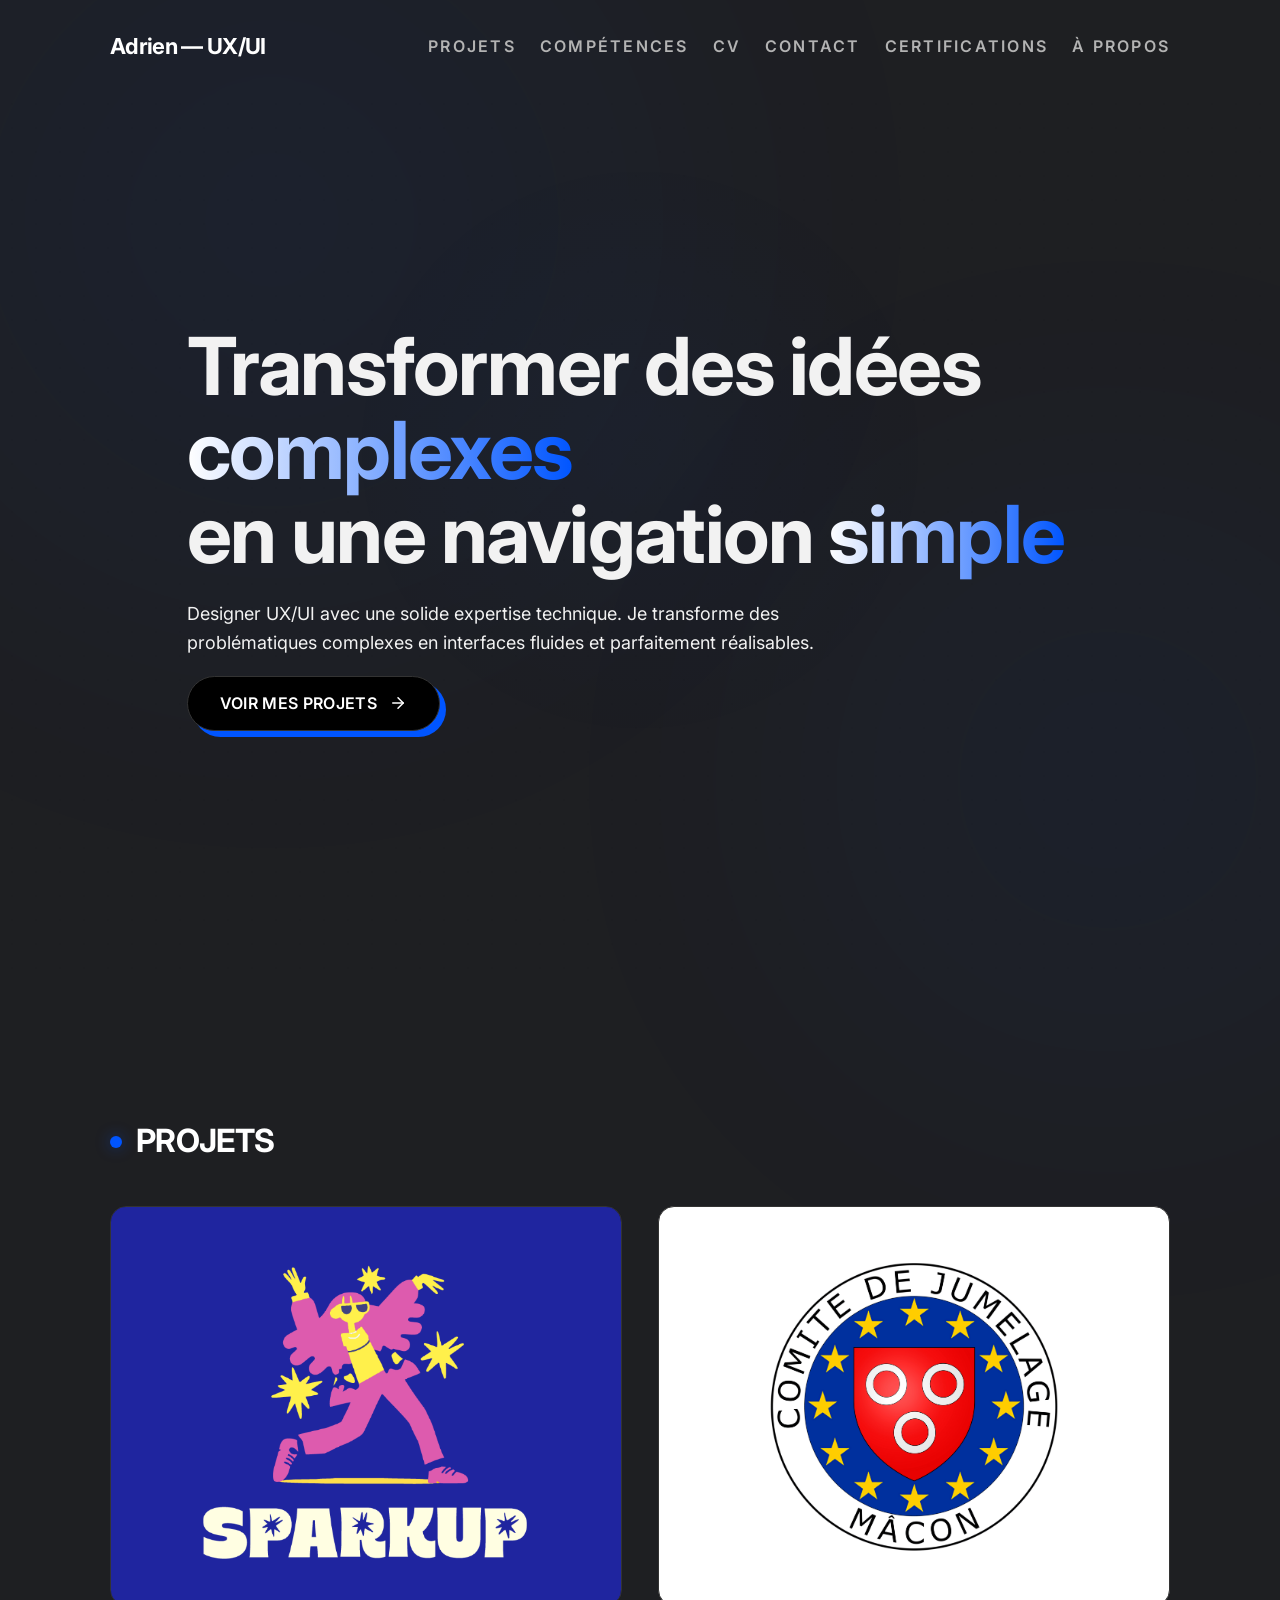
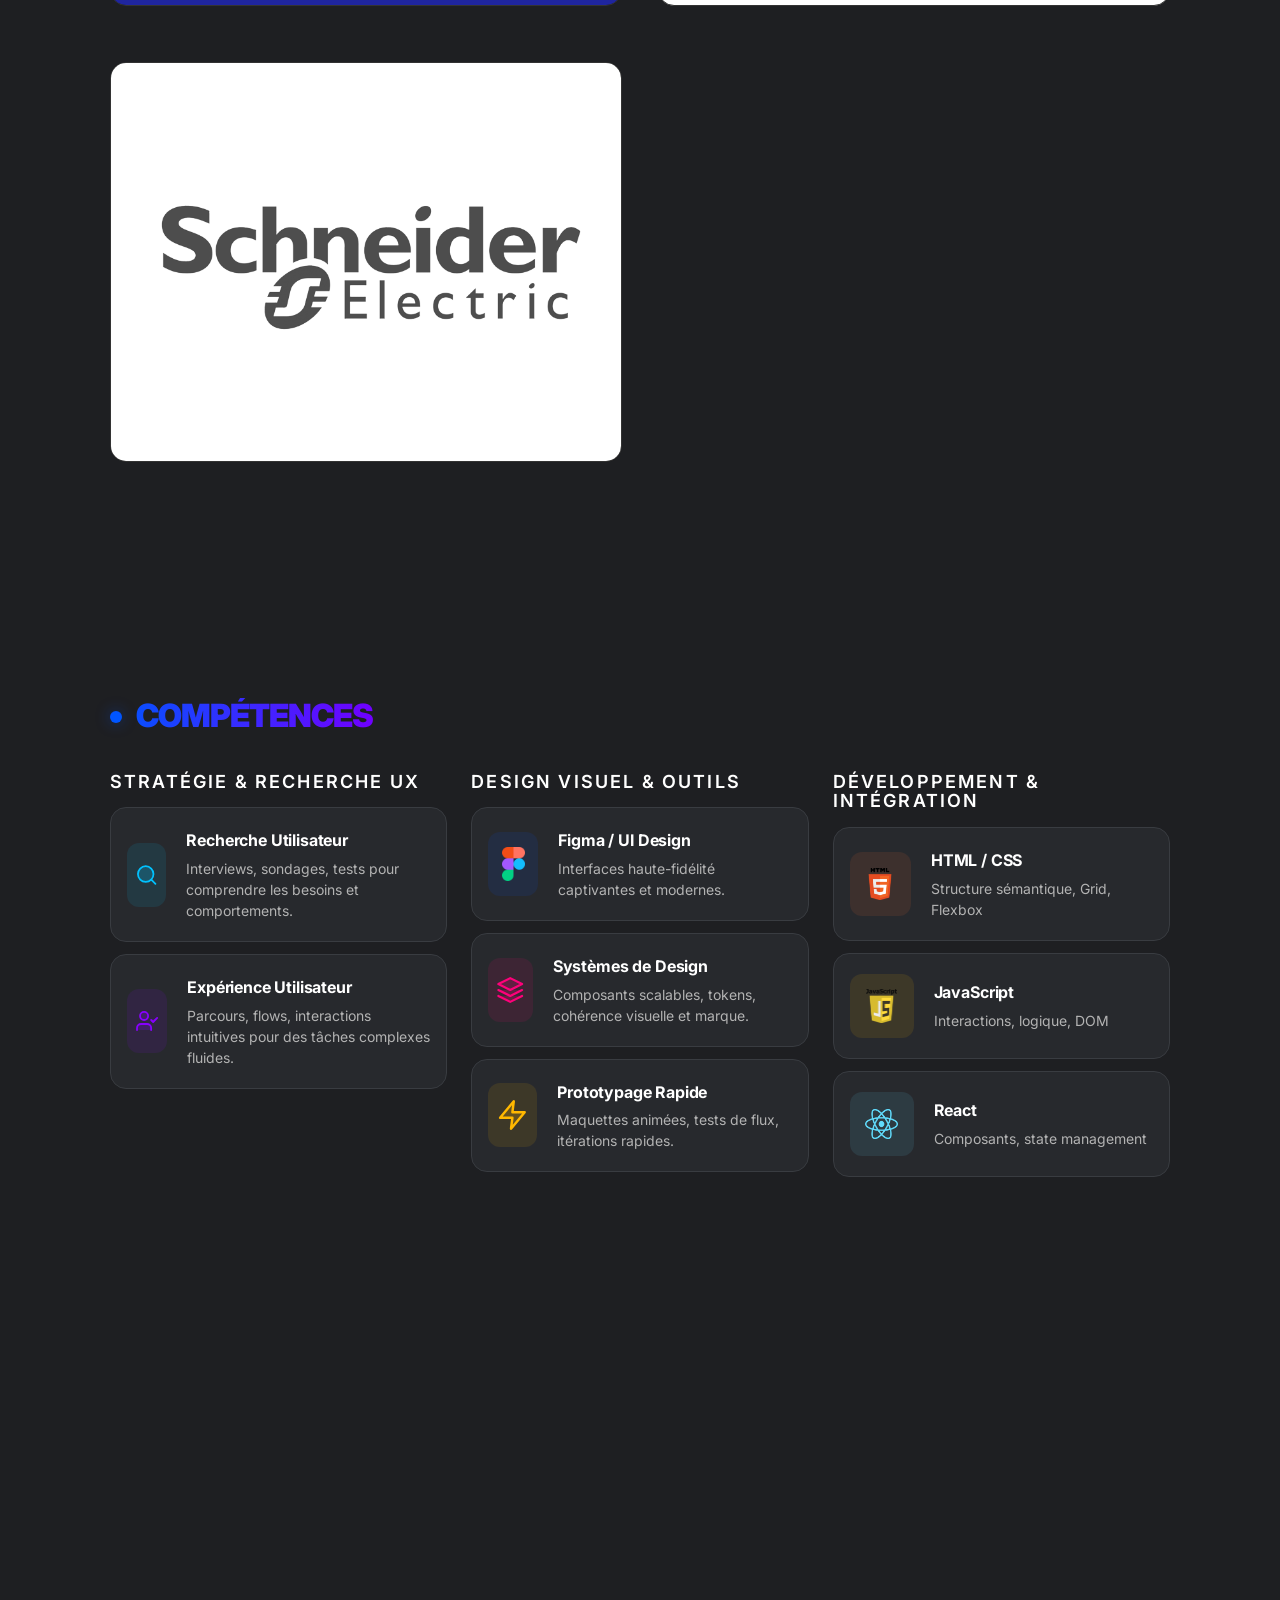
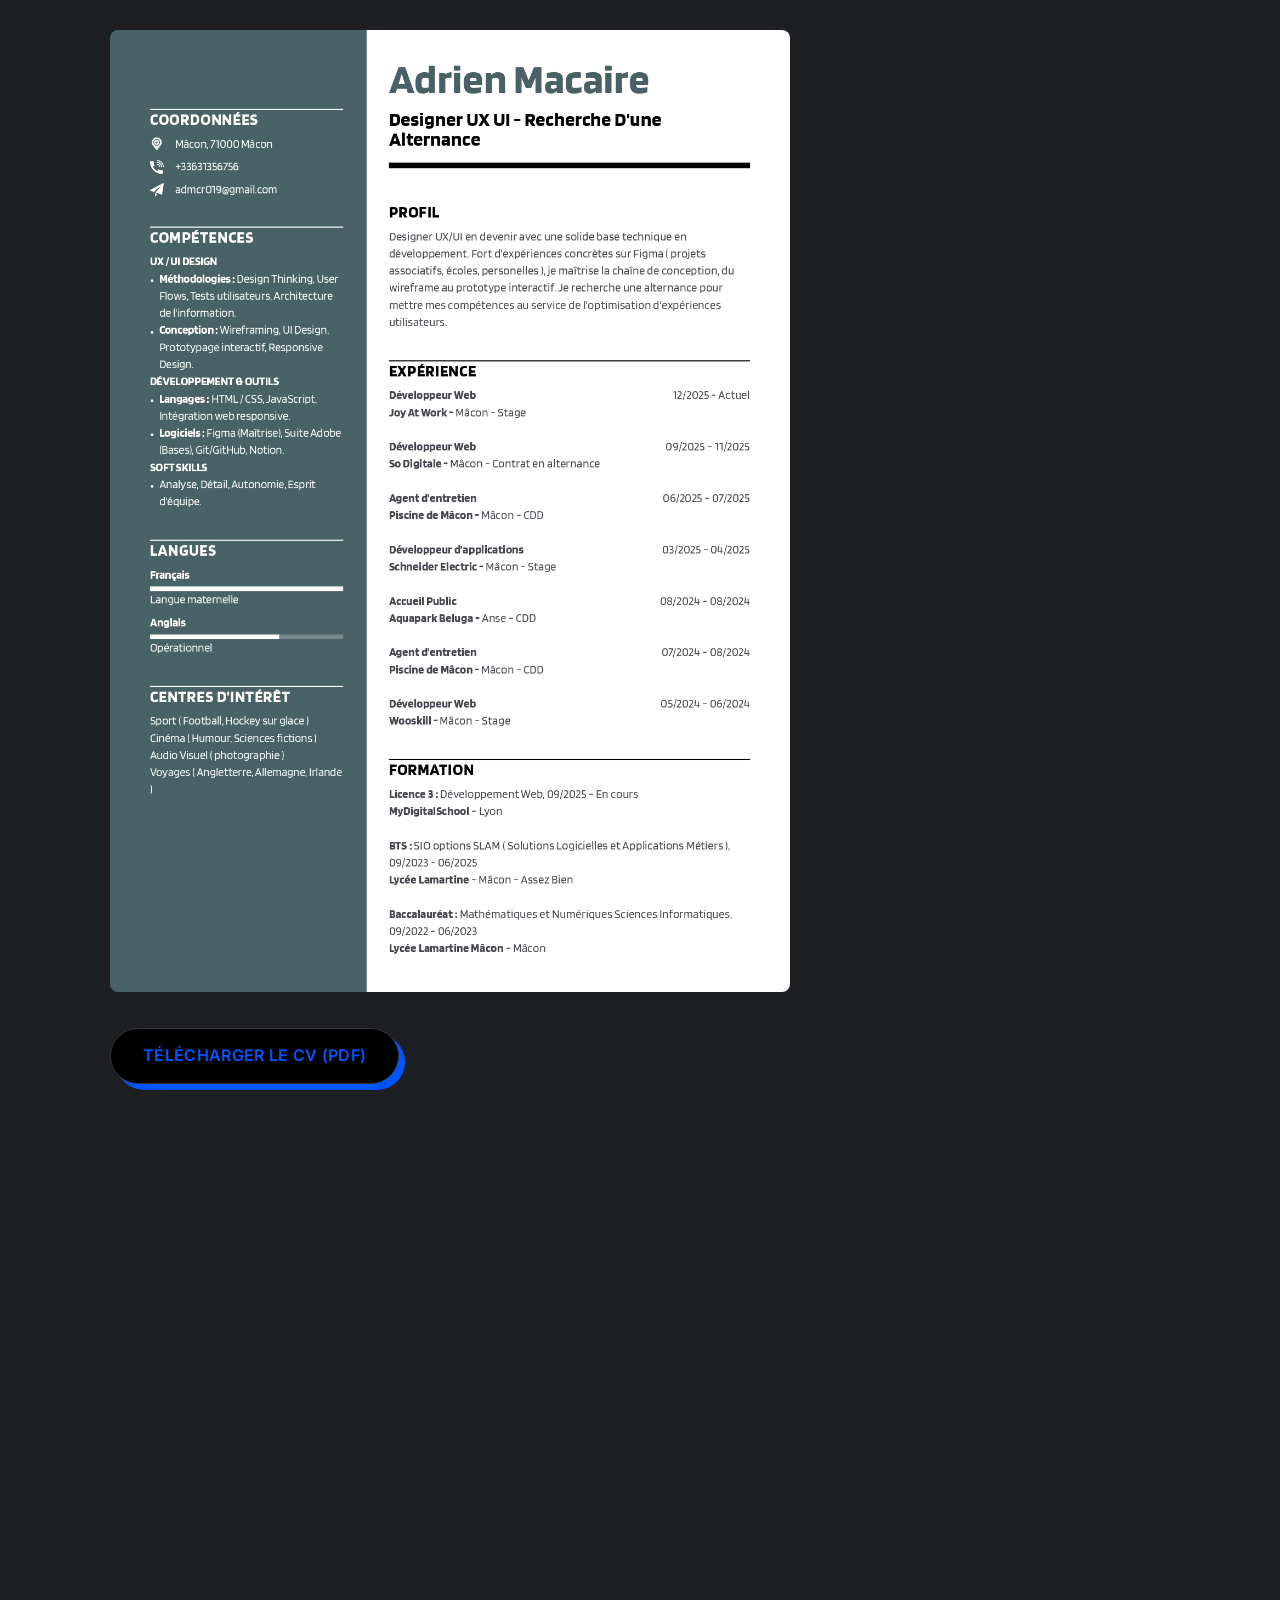
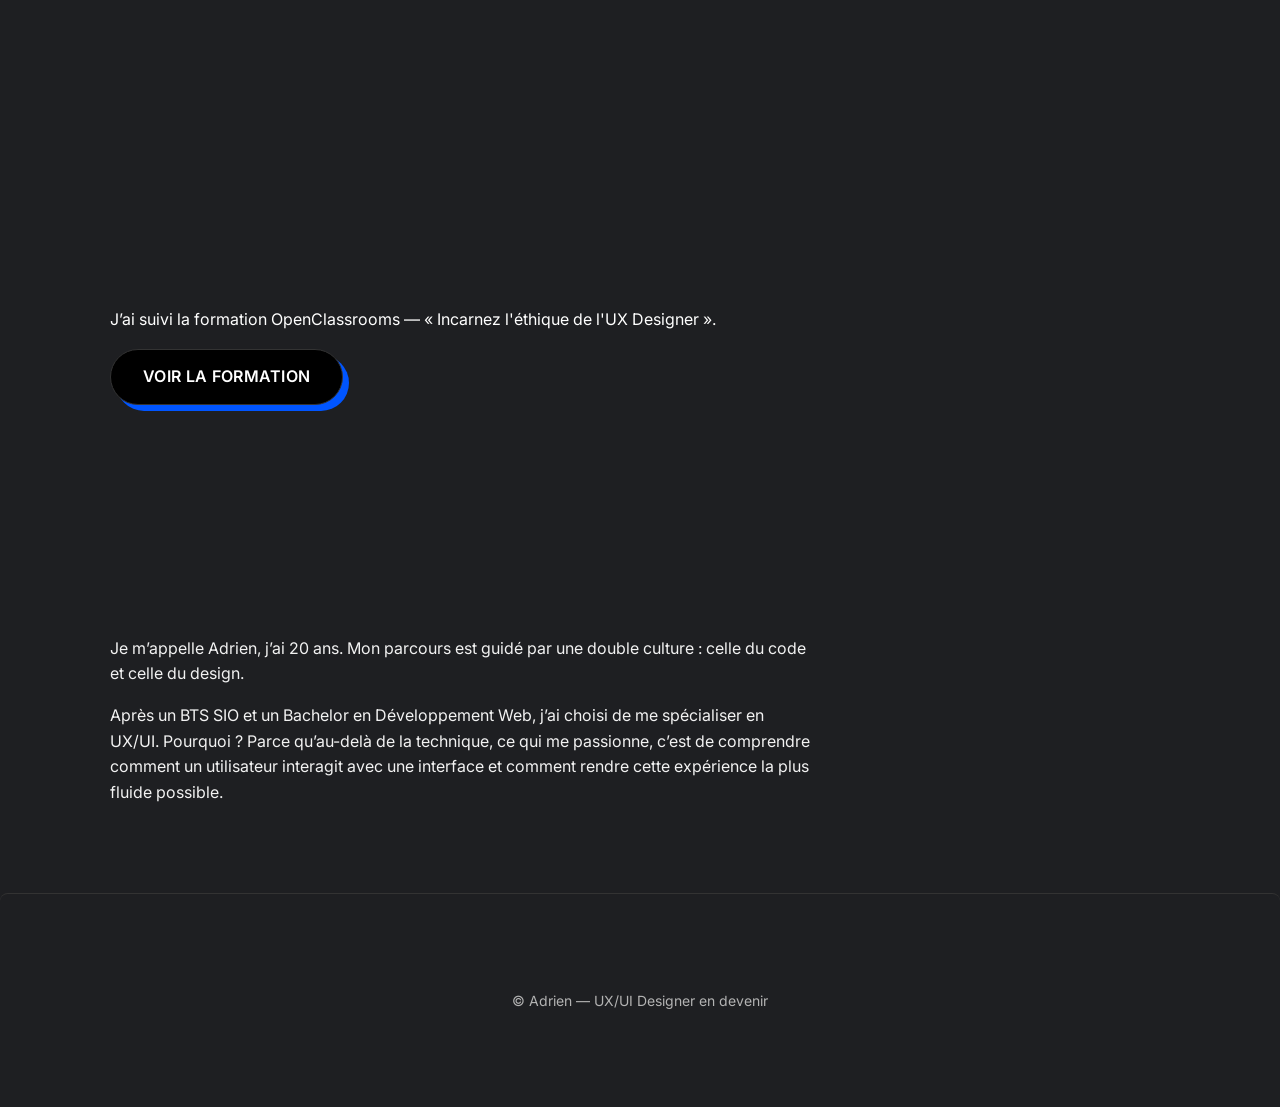
<file: index.html>
<!doctype html>
<html lang="fr">
<head>
  <meta charset="utf-8">
  <meta name="viewport" content="width=device-width,initial-scale=1">
  <title>Adrien Macaire</title>
  <link rel="icon" type="image/x-icon" href="Portfolio-A.ico">
  <meta name="description" content="Portfolio UX/UI orienté processus et réflexion utilisateur.">
  <link href="https://fonts.googleapis.com/css2?family=Inter:wght@300;400;500;600;700&family=Playfair+Display:wght@400;600;700;900&display=swap" rel="stylesheet">
  <link rel="stylesheet" href="styles.css">
</head>
<body>
  <div class="cursor-glow" id="cursorGlow"></div>
  <a id="top"></a>
  <header id="site-header" class="site-header">
    <div class="container header-grid">
      <a class="brand" href="#top">Adrien — UX/UI</a>
      <nav class="nav" id="main-nav">
        <a href="#projects">Projets</a>
        <a href="#skills">Compétences</a>
        <a href="#cv">CV</a>
        <a href="#contact">Contact</a>
        <a href="#certifications">Certifications</a>
        <a href="#about">À propos</a>
      </nav>
      <button id="menu-toggle" aria-label="Ouvrir le menu" aria-expanded="false">☰</button>
    </div>
  </header>

  <main>
    <section class="hero" id="hero">
      <div class="hero-glow circle-1"></div>
      <div class="hero-glow circle-2"></div>
      <div class="container">
        <div class="hero-inner">
          <h1 class="hero-title" aria-label="Transformer des idées complexes en une navigation simple">
            <span class="word-reveal" style="animation-delay: 50ms;">Transformer</span>
            <span class="word-reveal" style="animation-delay: 150ms;">des</span>
            <span class="word-reveal" style="animation-delay: 250ms;">idées</span>
            <span class="word-reveal" style="animation-delay: 350ms;"><span class="text-gradient">complexes</span></span>
            <br>
            <span class="word-reveal" style="animation-delay: 550ms;">en</span>
            <span class="word-reveal" style="animation-delay: 650ms;">une</span>
            <span class="word-reveal" style="animation-delay: 750ms;">navigation</span>
            <span class="word-reveal" style="animation-delay: 850ms;"><span class="text-gradient">simple</span></span>
          </h1>
          <p class="lead animate-up" style="animation-delay: 800ms;">Designer UX/UI avec une solide expertise technique. Je transforme des problématiques complexes en interfaces fluides et parfaitement réalisables.</p>
          <p class="animate-up" style="animation-delay: 1000ms;"><a class="btn-black" href="#projects">Voir mes projets <svg class="btn-arrow" width="18" height="18" viewBox="0 0 24 24" fill="none" stroke="currentColor" stroke-width="2" stroke-linecap="round" stroke-linejoin="round"><line x1="5" y1="12" x2="19" y2="12"></line><polyline points="12 5 19 12 12 19"></polyline></svg></a></p>
        </div>
      </div>
    </section>

    <section id="projects" class="projects-section">
      <div class="container">
        <h2>Projets</h2>
        <div class="projects-grid">
          <a href="spark-up.html" class="project-card" data-bg-color="linear-gradient(135deg, #FF8C00, #FFA500)">
            <img src="img/spark-up-logo.png" alt="Logo Spark Up" class="project-image" />
            <div class="project-overlay"></div>
          </a>
          <a href="comite-jumelage.html" class="project-card" data-bg-color="linear-gradient(135deg, #4682B4, #5F9EA0)">
            <img src="img/Logo CJM 2020.jpg" alt="Logo Comité de Jumelage" class="project-image" />
            <div class="project-overlay"></div>
          </a>
          <a href="schneider-electric.html" class="project-card" data-bg-color="linear-gradient(135deg, #4682B4, #5F9EA0)">
            <img src="img/Logo_schneider.png" alt="Logo Schneider Electric" class="project-image" />
            <div class="project-overlay"></div>
          </a>
        </div>
      </div>
    </section>

    <section id="skills" class="container skills">
      <h2>Compétences</h2>
      <div class="skills-poles">
        <div class="pole">
          <h3>Stratégie &amp; Recherche UX</h3>
          <div class="pole-grid">
            <div class="card skill-card icon-hover-card" style="--icon-color: #00C2FF; --bg-color: rgba(0, 194, 255, 0.1);">
              <div class="tech-icon ux-icon" style="background-color: var(--bg-color); color: var(--icon-color);">
                <svg xmlns="http://www.w3.org/2000/svg" viewBox="0 0 24 24" fill="currentColor" fill-opacity="0.2" stroke="currentColor" stroke-width="2" stroke-linecap="round" stroke-linejoin="round"><circle cx="11" cy="11" r="8"/><path d="m21 21-4.3-4.3"/></svg>
              </div>
              <div class="skill-content"><strong>Recherche Utilisateur</strong><p>Interviews, sondages, tests pour comprendre les besoins et comportements.</p></div>
            </div>
            <div class="card skill-card icon-hover-card" style="--icon-color: #8800FF; --bg-color: rgba(136, 0, 255, 0.1);">
              <div class="tech-icon ux-icon" style="background-color: var(--bg-color); color: var(--icon-color);">
                <svg xmlns="http://www.w3.org/2000/svg" viewBox="0 0 24 24" fill="currentColor" fill-opacity="0.2" stroke="currentColor" stroke-width="2" stroke-linecap="round" stroke-linejoin="round"><path d="M16 21v-2a4 4 0 0 0-4-4H6a4 4 0 0 0-4 4v2"/><circle cx="9" cy="7" r="4"/><polyline points="16 11 18 13 22 9"/></svg>
              </div>
              <div class="skill-content"><strong>Expérience Utilisateur</strong><p>Parcours, flows, interactions intuitives pour des tâches complexes fluides.</p></div>
            </div>
            <div class="card skill-card icon-hover-card" style="--icon-color: #00F0FF; --bg-color: rgba(0, 240, 255, 0.1);">
              <div class="tech-icon ux-icon" style="background-color: var(--bg-color); color: var(--icon-color);">
                <svg xmlns="http://www.w3.org/2000/svg" viewBox="0 0 24 24" fill="currentColor" fill-opacity="0.2" stroke="currentColor" stroke-width="2" stroke-linecap="round" stroke-linejoin="round"><path d="M15 14c.2-1 .7-1.7 1.5-2.5 1-.9 1.5-2.2 1.5-3.5A6 6 0 0 0 6 8c0 1.3.5 2.6 1.5 3.5.8.8 1.3 1.5 1.5 2.5"/><path d="M9 18h6"/><path d="M10 22h4"/></svg>
              </div>
              <div class="skill-content"><strong>Innovation &amp; Idéation</strong><p>Stratégie produit, repousser les limites avec des solutions créatives.</p></div>
            </div>
          </div>
        </div>

        <div class="pole">
          <h3>Design Visuel &amp; Outils</h3>
          <div class="pole-grid">
            <div class="card skill-card icon-hover-card" style="--icon-color: #0055FF; --bg-color: rgba(0, 85, 255, 0.1);">
              <div class="tech-icon ux-icon" style="background-color: var(--bg-color); color: var(--icon-color);">
                <img src="img/figma-logo.png" alt="Figma" />
              </div>
              <div class="skill-content"><strong>Figma / UI Design</strong><p>Interfaces haute-fidélité captivantes et modernes.</p></div>
            </div>
            <div class="card skill-card icon-hover-card" style="--icon-color: #FF007A; --bg-color: rgba(255, 0, 122, 0.1);">
              <div class="tech-icon ux-icon" style="background-color: var(--bg-color); color: var(--icon-color);">
                <svg xmlns="http://www.w3.org/2000/svg" viewBox="0 0 24 24" fill="currentColor" fill-opacity="0.2" stroke="currentColor" stroke-width="2" stroke-linecap="round" stroke-linejoin="round"><path d="m12 2 10 5-10 5L2 7l10-5Z"/><path d="m2 12 10 5 10-5"/><path d="m2 17 10 5 10-5"/></svg>
              </div>
              <div class="skill-content"><strong>Systèmes de Design</strong><p>Composants scalables, tokens, cohérence visuelle et marque.</p></div>
            </div>
            <div class="card skill-card icon-hover-card" style="--icon-color: #FFB800; --bg-color: rgba(255, 184, 0, 0.1);">
              <div class="tech-icon ux-icon" style="background-color: var(--bg-color); color: var(--icon-color);">
                <svg xmlns="http://www.w3.org/2000/svg" viewBox="0 0 24 24" fill="currentColor" fill-opacity="0.2" stroke="currentColor" stroke-width="2" stroke-linecap="round" stroke-linejoin="round"><polygon points="13 2 3 14 12 14 11 22 21 10 12 10 13 2"/></svg>
              </div>
              <div class="skill-content"><strong>Prototypage Rapide</strong><p>Maquettes animées, tests de flux, itérations rapides.</p></div>
            </div>
          </div>
        </div>

        <div class="pole">
          <h3>Développement &amp; Intégration</h3>
          <div class="pole-grid">
            <div class="card skill-card icon-hover-card" style="--icon-color: #FF6B35; --bg-color: rgba(255, 107, 53, 0.1);">
              <div class="tech-icon ux-icon" style="background-color: var(--bg-color); color: var(--icon-color);">
                <img src="img/HTML5_logo_and_wordmark.svg.png" alt="HTML5" />
              </div>
              <div class="skill-content"><strong>HTML / CSS</strong><p>Structure sémantique, Grid, Flexbox</p></div>
            </div>
            <div class="card skill-card icon-hover-card" style="--icon-color: #F7B801; --bg-color: rgba(247, 184, 1, 0.1);">
              <div class="tech-icon ux-icon" style="background-color: var(--bg-color); color: var(--icon-color);">
                <img src="img/Javascript_badge.svg.png" alt="JavaScript" />
              </div>
              <div class="skill-content"><strong>JavaScript</strong><p>Interactions, logique, DOM</p></div>
            </div>
            <div class="card skill-card icon-hover-card" style="--icon-color: #61DAFB; --bg-color: rgba(97, 218, 251, 0.1);">
              <div class="tech-icon ux-icon" style="background-color: var(--bg-color); color: var(--icon-color);">
                <img src="img/React-icon.svg.png" alt="React" />
              </div>
              <div class="skill-content"><strong>React</strong><p>Composants, state management</p></div>
            </div>
            <div class="card skill-card icon-hover-card" style="--icon-color: #FF2D20; --bg-color: rgba(255, 45, 32, 0.1);">
              <div class="tech-icon ux-icon" style="background-color: var(--bg-color); color: var(--icon-color);">
                <img src="img/Laravel.svg.png" alt="Laravel" />
              </div>
              <div class="skill-content"><strong>Laravel</strong><p>Backend, API, MVC</p></div>
            </div>
            <div class="card skill-card icon-hover-card" style="--icon-color: #999999; --bg-color: rgba(153, 153, 153, 0.1);">
              <div class="tech-icon ux-icon" style="background-color: var(--bg-color); color: var(--icon-color);">
                <img src="img/github-icone.png" alt="GitHub" />
              </div>
              <div class="skill-content"><strong>GitHub</strong><p>Versioning, collaboration</p></div>
            </div>
          </div>
        </div>
      </div>
    </section>

    <section id="cv" class="container cv-section">
      <h2>CV</h2>
      <img src="img/CV_Adrien_Macaire.jpg" alt="CV Adrien Macaire" class="cv-image" />
      <p style="margin-top:12px;"><a class="btn-black" href="doc/Macaire-Adrien-CV.pdf" download>Télécharger le CV (PDF)</a></p>
    </section>

    <section id="contact" class="container contact">
      <div class="contact-block">
        <h2>Travaillons ensemble</h2>
        <p class="contact-lead">Intéressé par une alternance en UX/UI ou un projet stimulant ? Parlons-en et voyons comment mes compétences peuvent enrichir votre équipe.</p>
        <div class="contact-actions">
          <a class="btn-inversion" href="mailto:admcr019@gmail.com">M'envoyer un email <polyline points="12 5 19 12 12 19"></polyline></svg></a>
        </div>
        <ul class="contact-socials">
          <li>
            <a href="tel:0631356756" title="Appeler">
              <span class="icon" aria-hidden="true"><svg viewBox="0 0 24 24" width="20" height="20" fill="none" stroke="currentColor" stroke-width="1.5" stroke-linecap="round" stroke-linejoin="round" focusable="false" aria-hidden="true"><path d="M22 16.92v3a2 2 0 0 1-2.18 2 19.86 19.86 0 0 1-8.63-3.07 19.5 19.5 0 0 1-6-6A19.86 19.86 0 0 1 3.08 4.18 2 2 0 0 1 5 2h3a2 2 0 0 1 2 1.72c.12.9.36 1.76.72 2.56a2 2 0 0 1-.45 2.11L9.7 9.7a16 16 0 0 0 6 6l1.3-1.3a2 2 0 0 1 2.11-.45c.8.36 1.66.6 2.56.72A2 2 0 0 1 22 16.92z"/></svg></span>
            </a>
          </li>
          <li>
            <a href="https://www.linkedin.com/in/adrien-macaire-568b0b28b/" title="LinkedIn">
              <span class="icon" aria-hidden="true"><svg viewBox="0 0 24 24" width="20" height="20" fill="none" stroke="currentColor" stroke-width="1.5" stroke-linecap="round" stroke-linejoin="round" focusable="false" aria-hidden="true"><path d="M16 8a6 6 0 0 1 6 6v7h-4v-7a2 2 0 0 0-2-2 2 2 0 0 0-2 2v7h-4v-14h4v2" /><rect x="2" y="8" width="4" height="12" /><circle cx="4" cy="4" r="2" /></svg></span>
            </a>
          </li>
        </ul>
      </div>
    </section>

    <section id="certifications" class="container certifications">
      <h2>Certifications</h2>
      <p>J’ai suivi la formation OpenClassrooms — « Incarnez l'éthique de l'UX Designer ».</p>
      <p><a class="btn-black" href="https://openclassrooms.com/fr/courses/3013856-decouvrez-les-fondamentaux-de-l-ux-design/8774436-incarnez-l-ethique-de-l-ux-designer" target="_blank" rel="noopener">Voir la formation</a></p>
    </section>

    <section id="about" class="container about">
      <h2>À propos</h2>
      <p>Je m’appelle Adrien, j’ai 20 ans. Mon parcours est guidé par une double culture : celle du code et celle du design.</p>
      <p>Après un BTS SIO et un Bachelor en Développement Web, j’ai choisi de me spécialiser en UX/UI. Pourquoi ? Parce qu’au-delà de la technique, ce qui me passionne, c’est de comprendre comment un utilisateur interagit avec une interface et comment rendre cette expérience la plus fluide possible.</p>
    </section>

  </main>

  <footer class="site-footer">
    <div class="container">© Adrien — UX/UI Designer en devenir</div>
  </footer>

  <button id="back-to-top" class="back-to-top" aria-label="Remonter en haut">
    <svg width="20" height="20" viewBox="0 0 24 24" fill="none" stroke="currentColor" stroke-width="2" stroke-linecap="round" stroke-linejoin="round" aria-hidden="true">
      <polyline points="18 15 12 9 6 15"></polyline>
    </svg>
  </button>

  <!-- Scroll progress indicator (controlled by JS during back-to-top) -->
  <div id="scroll-progress" aria-hidden="true"></div>

  <script src="scripts.js"></script>
</body>
</html>
</file>
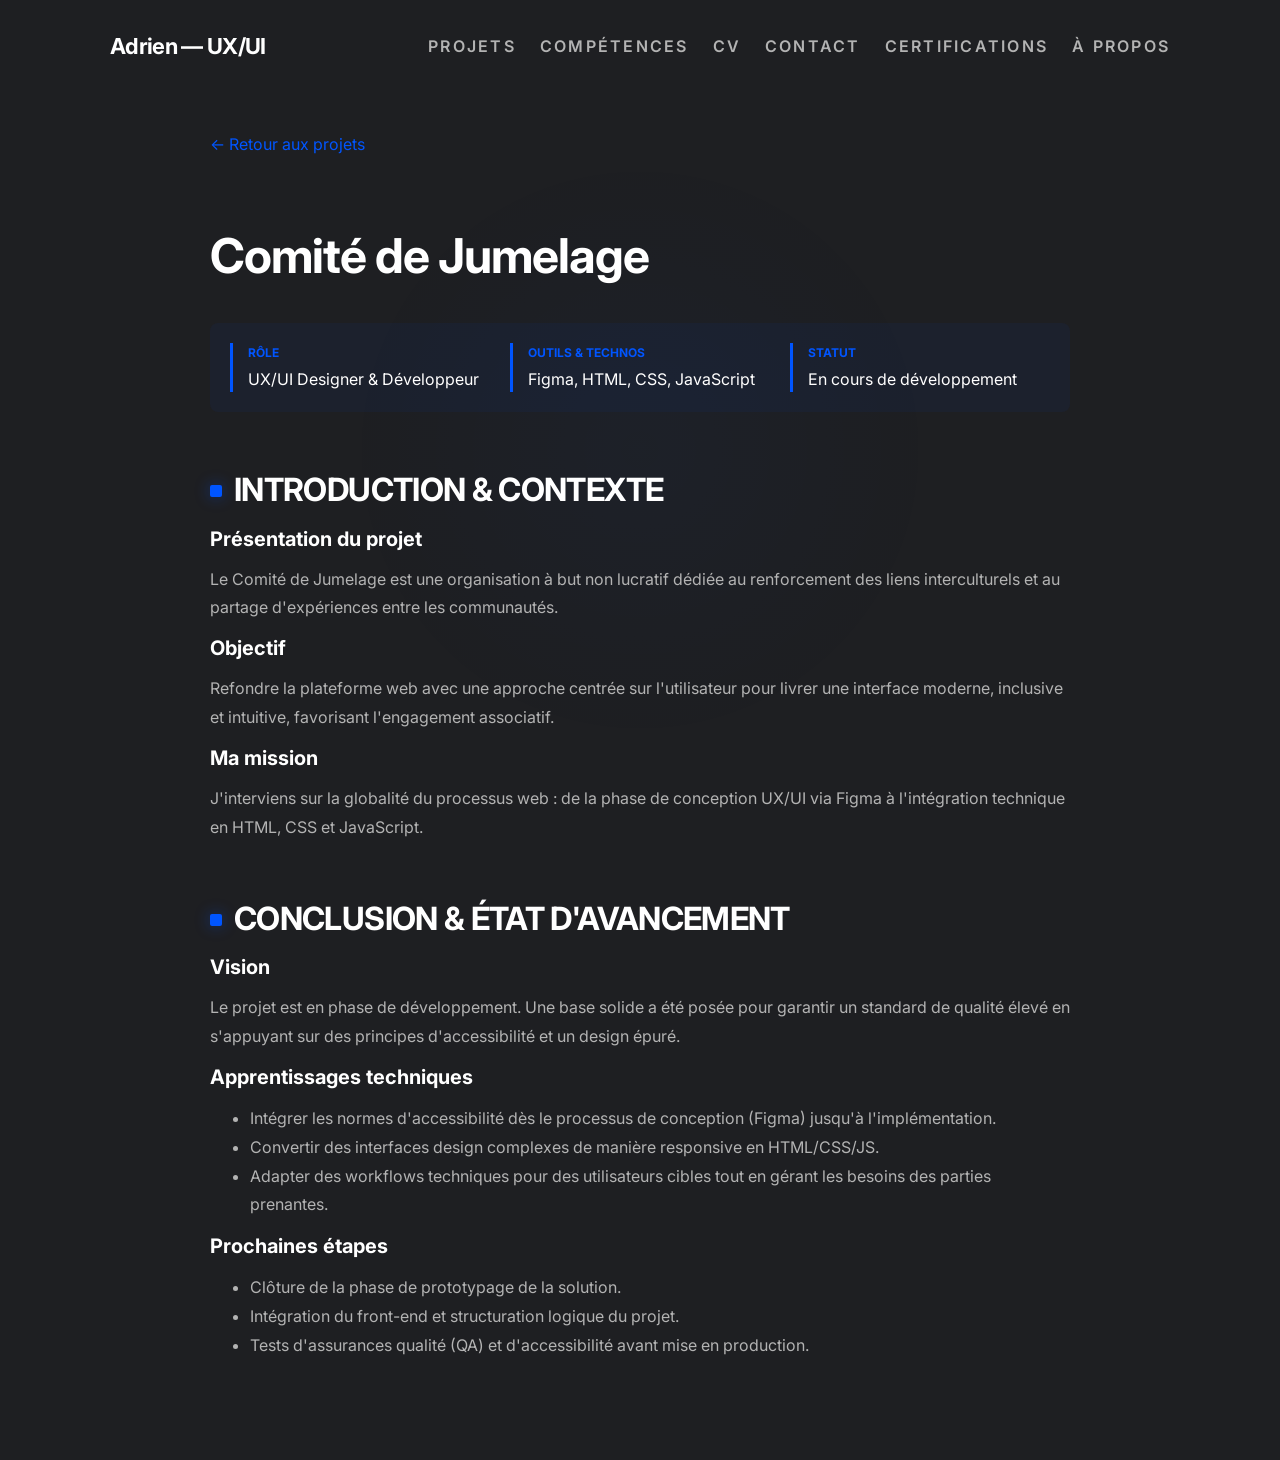
<file: comite-jumelage.html>
<!doctype html>
<html lang="fr">
<head>
  <meta charset="utf-8">
  <meta name="viewport" content="width=device-width,initial-scale=1">
  <title>Comité de Jumelage - Adrien Macaire</title>
  <link rel="icon" type="image/x-icon" href="Portfolio-A.ico">
  <meta name="description" content="Case study du projet Comité de Jumelage - Refonte UX/UI">
  <link href="https://fonts.googleapis.com/css2?family=Inter:wght@300;400;500;600;700&family=Playfair+Display:wght@400;600;700;900&display=swap" rel="stylesheet">
  <link rel="stylesheet" href="styles.css">
  <style>
    .case-study {
      max-width: 900px;
      margin: 0 auto;
      padding: 40px 20px;
    }
    .case-study h1 {
      font-family: 'Inter', sans-serif;
      font-size: 48px;
      margin-bottom: 20px;
      color: #FFFFFF;
      font-weight: 700;
      letter-spacing: -1px;
    }
    .case-study .project-meta {
      display: grid;
      grid-template-columns: repeat(auto-fit, minmax(200px, 1fr));
      gap: 20px;
      margin: 40px 0;
      padding: 20px;
      background: rgba(0, 85, 255, 0.05);
      border-radius: 8px;
    }
    .case-study .meta-item {
      border-left: 3px solid #0055FF;
      padding-left: 15px;
    }
    .case-study .meta-item strong {
      display: block;
      color: #0055FF;
      font-size: 12px;
      text-transform: uppercase;
      margin-bottom: 5px;
    }
    .case-study section {
      margin: 60px 0;
    }
    .case-study section h2 {
      font-size: 32px;
      margin-bottom: 20px;
      position: relative;
      display: inline-block;
    }
    .case-study section h2::before {
      content: "";
      display: inline-block;
      width: 12px;
      height: 12px;
      background: #0055FF;
      border-radius: 2px;
      margin-right: 12px;
    }
    .case-study p {
      line-height: 1.8;
      margin: 15px 0;
      color: #b3b3b3;
    }
    .back-link {
      display: inline-flex;
      align-items: center;
      color: #0055FF;
      text-decoration: none;
      margin-bottom: 40px;
      transition: gap 0.3s ease;
      gap: 8px;
    }
    .back-link:hover {
      gap: 12px;
    }
  </style>
</head>
<body>
  <div class="cursor-glow" id="cursorGlow"></div>
  <a id="top"></a>
  
  <header id="site-header" class="site-header">
    <div class="container header-grid">
      <a class="brand" href="index.html#top">Adrien — UX/UI</a>
      <nav class="nav" id="main-nav">
        <a href="index.html#projects">Projets</a>
        <a href="index.html#skills">Compétences</a>
        <a href="index.html#cv">CV</a>
        <a href="index.html#contact">Contact</a>
        <a href="index.html#certifications">Certifications</a>
        <a href="index.html#about">À propos</a>
      </nav>
      <button id="menu-toggle" aria-label="Ouvrir le menu" aria-expanded="false">☰</button>
    </div>
  </header>

  <main>
    <div class="case-study">
      <a href="index.html#projects" class="back-link">← Retour aux projets</a>
      
      <h1>Comité de Jumelage</h1>
      
      <div class="project-meta">
        <div class="meta-item">
          <strong>Rôle</strong>
          <span>UX/UI Designer & Développeur</span>
        </div>
        <div class="meta-item">
          <strong>Outils & Technos</strong>
          <span>Figma, HTML, CSS, JavaScript</span>
        </div>
        <div class="meta-item">
          <strong>Statut</strong>
          <span>En cours de développement</span>
        </div>
      </div>
      
      <section>
        <h2>Introduction & Contexte</h2>
        <h3>Présentation du projet</h3>
        <p>Le Comité de Jumelage est une organisation à but non lucratif dédiée au renforcement des liens interculturels et au partage d'expériences entre les communautés.</p>
        <h3>Objectif</h3>
        <p>Refondre la plateforme web avec une approche centrée sur l'utilisateur pour livrer une interface moderne, inclusive et intuitive, favorisant l'engagement associatif.</p>
        <h3>Ma mission</h3>
        <p>J'interviens sur la globalité du processus web : de la phase de conception UX/UI via Figma à l'intégration technique en HTML, CSS et JavaScript.</p>
      </section>

      <section>
        <h2>Conclusion & État d'avancement</h2>
        <h3>Vision</h3>
        <p>Le projet est en phase de développement. Une base solide a été posée pour garantir un standard de qualité élevé en s'appuyant sur des principes d'accessibilité et un design épuré.</p>
        <h3>Apprentissages techniques</h3>
        <ul style="color: #b3b3b3; line-height: 1.8;">
          <li>Intégrer les normes d'accessibilité dès le processus de conception (Figma) jusqu'à l'implémentation.</li>
          <li>Convertir des interfaces design complexes de manière responsive en HTML/CSS/JS.</li>
          <li>Adapter des workflows techniques pour des utilisateurs cibles tout en gérant les besoins des parties prenantes.</li>
        </ul>
        <h3>Prochaines étapes</h3>
        <ul style="color: #b3b3b3; line-height: 1.8;">
          <li>Clôture de la phase de prototypage de la solution.</li>
          <li>Intégration du front-end et structuration logique du projet.</li>
          <li>Tests d'assurances qualité (QA) et d'accessibilité avant mise en production.</li>
        </ul>
      </section>
    </div>
  </main>

  <script src="scripts.js"></script>
</body>
</html>
</file>
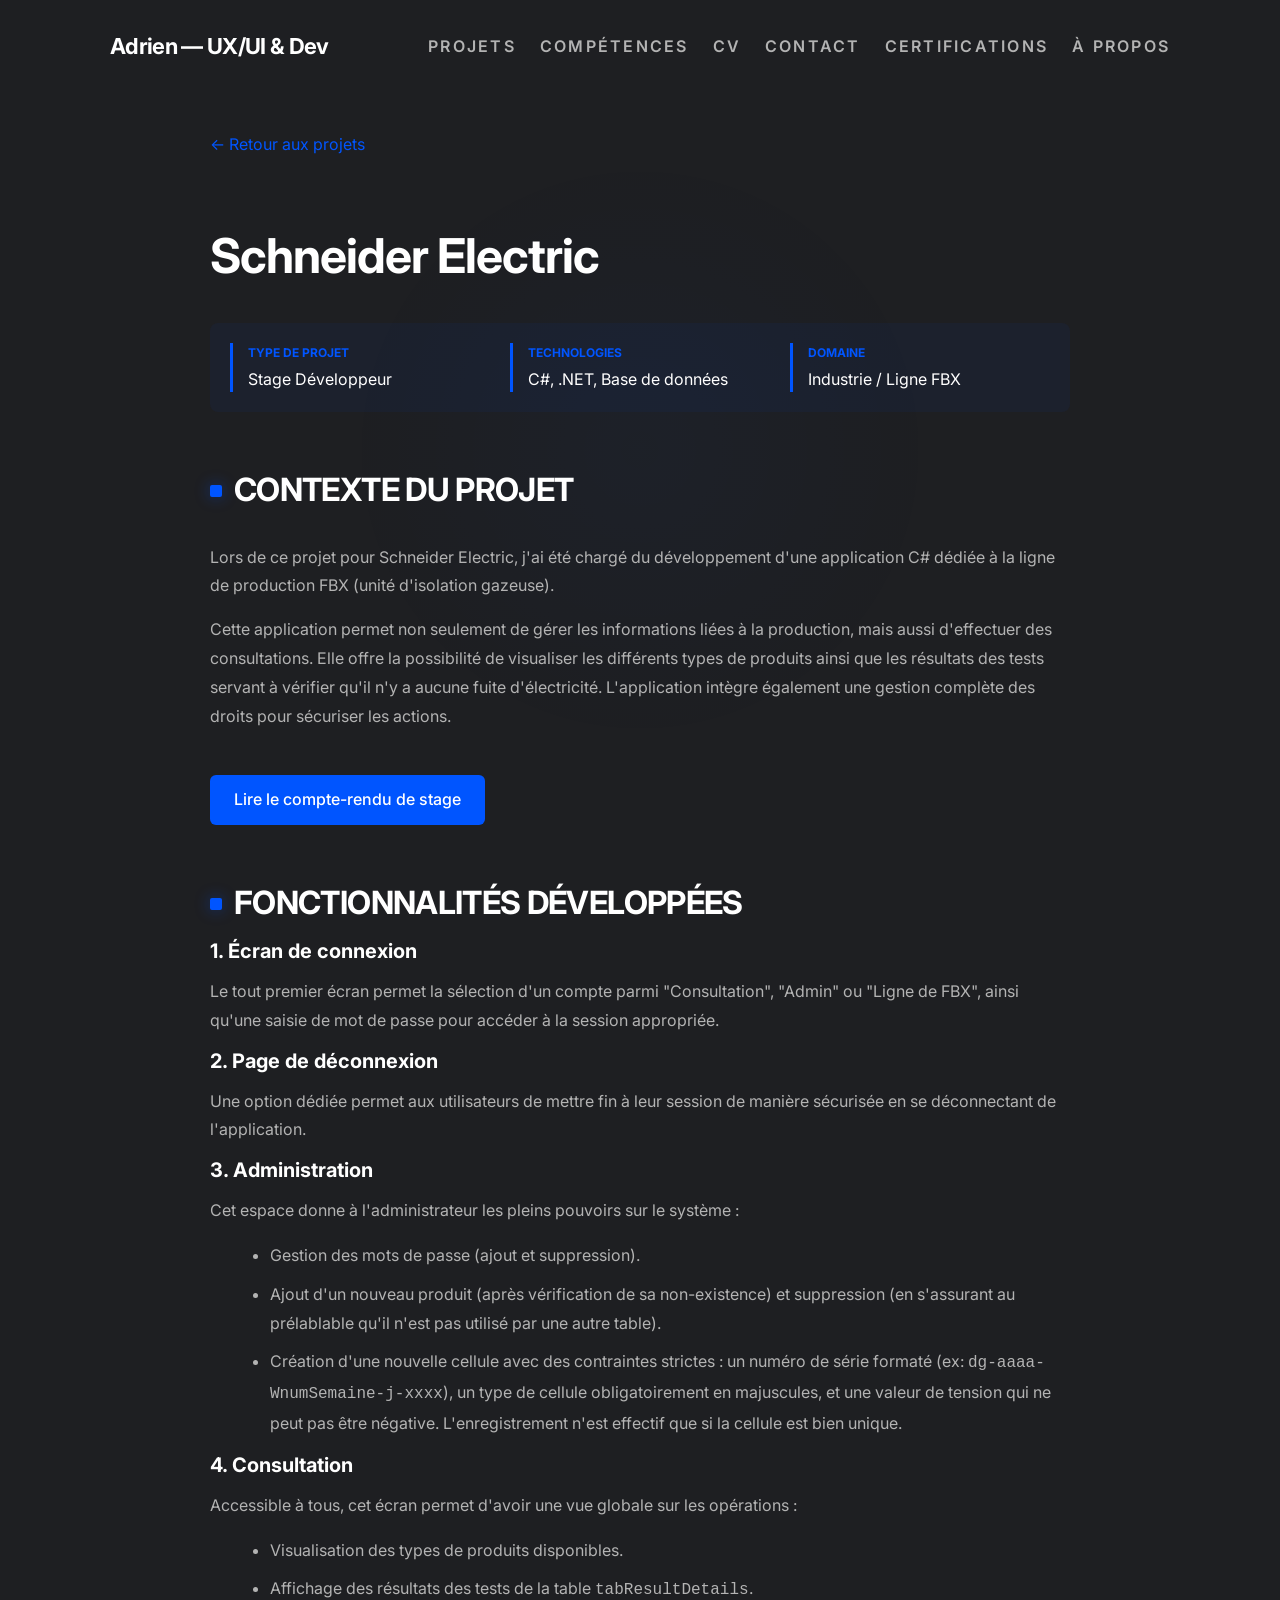
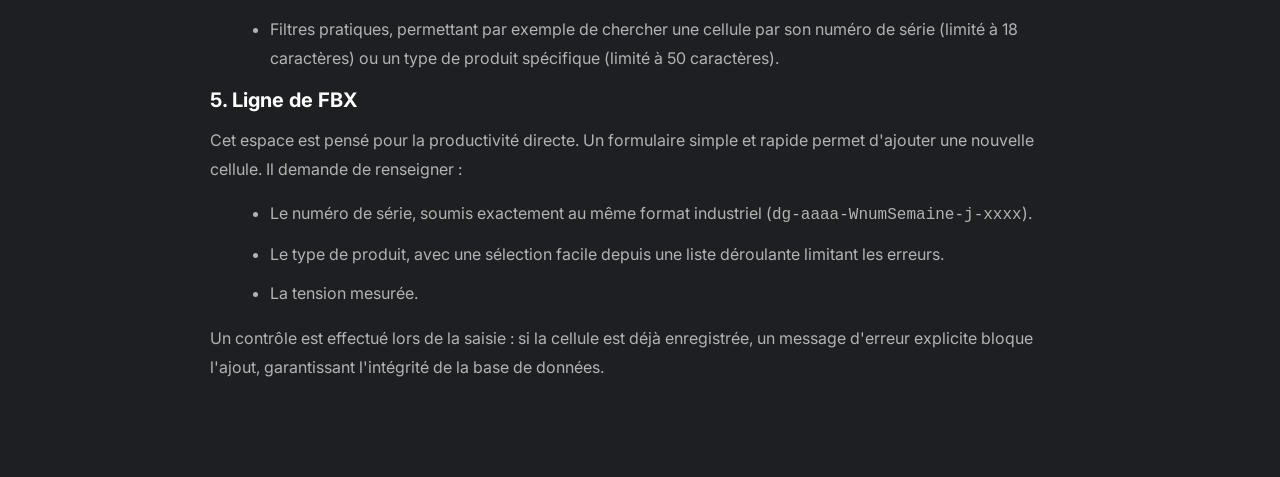
<file: schneider-electric.html>
<!doctype html>
<html lang="fr">
<head>
  <meta charset="utf-8">
  <meta name="viewport" content="width=device-width,initial-scale=1">
  <title>Schneider Electric - Adrien Macaire</title>
  <link rel="icon" type="image/x-icon" href="Portfolio-A.ico">
  <meta name="description" content="Développement d'une application C# pour la ligne de production FBX chez Schneider Electric">
  <link href="https://fonts.googleapis.com/css2?family=Inter:wght@300;400;500;600;700&family=Playfair+Display:wght@400;600;700;900&display=swap" rel="stylesheet">
  <link rel="stylesheet" href="styles.css">
  <style>
    .case-study {
      max-width: 900px;
      margin: 0 auto;
      padding: 40px 20px;
    }
    .case-study h1 {
      font-family: 'Inter', sans-serif;
      font-size: 48px;
      margin-bottom: 20px;
      color: #FFFFFF;
      font-weight: 700;
      letter-spacing: -1px;
    }
    .case-study .project-meta {
      display: grid;
      grid-template-columns: repeat(auto-fit, minmax(200px, 1fr));
      gap: 20px;
      margin: 40px 0;
      padding: 20px;
      background: rgba(0, 85, 255, 0.05);
      border-radius: 8px;
    }
    .case-study .meta-item {
      border-left: 3px solid #0055FF;
      padding-left: 15px;
    }
    .case-study .meta-item strong {
      display: block;
      color: #0055FF;
      font-size: 12px;
      text-transform: uppercase;
      margin-bottom: 5px;
    }
    .case-study section {
      margin: 60px 0;
    }
    .case-study section h2 {
      font-size: 32px;
      margin-bottom: 20px;
      position: relative;
      display: inline-block;
    }
    .case-study section h2::before {
      content: "";
      display: inline-block;
      width: 12px;
      height: 12px;
      background: #0055FF;
      border-radius: 2px;
      margin-right: 12px;
    }
    .case-study p {
      line-height: 1.8;
      margin: 15px 0;
      color: #b3b3b3;
    }
    .case-study ul {
      color: #b3b3b3;
      line-height: 1.8;
      margin-left: 20px;
    }
    .case-study li {
      margin-bottom: 10px;
    }
    .back-link {
      display: inline-flex;
      align-items: center;
      color: #0055FF;
      text-decoration: none;
      margin-bottom: 40px;
      transition: gap 0.3s ease;
      gap: 8px;
    }
    .back-link:hover {
      gap: 12px;
    }
    .btn-report {
      display: inline-block;
      margin-top: 30px;
      padding: 12px 24px;
      background-color: #0055FF;
      color: #FFFFFF;
      text-decoration: none;
      font-weight: 500;
      border-radius: 6px;
      transition: background-color 0.3s ease;
    }
    .btn-report:hover {
      background-color: #003acc;
    }
  </style>
</head>
<body>
  <div class="cursor-glow" id="cursorGlow"></div>
  <a id="top"></a>
  
  <header id="site-header" class="site-header">
    <div class="container header-grid">
      <a class="brand" href="index.html#top">Adrien — UX/UI & Dev</a>
      <nav class="nav" id="main-nav">
        <a href="index.html#projects">Projets</a>
        <a href="index.html#skills">Compétences</a>
        <a href="index.html#cv">CV</a>
        <a href="index.html#contact">Contact</a>
        <a href="index.html#certifications">Certifications</a>
        <a href="index.html#about">À propos</a>
      </nav>
      <button id="menu-toggle" aria-label="Ouvrir le menu" aria-expanded="false">☰</button>
    </div>
  </header>

  <main>
    <div class="case-study">
      <a href="index.html#projects" class="back-link">← Retour aux projets</a>
      
      <h1>Schneider Electric</h1>
      
      <div class="project-meta">
        <div class="meta-item">
          <strong>Type de projet</strong>
          <span>Stage Développeur</span>
        </div>
        <div class="meta-item">
          <strong>Technologies</strong>
          <span>C#, .NET, Base de données</span>
        </div>
        <div class="meta-item">
          <strong>Domaine</strong>
          <span>Industrie / Ligne FBX</span>
        </div>
      </div>
      
      <section>
        <h2>Contexte du projet</h2>
        <p>Lors de ce projet pour Schneider Electric, j'ai été chargé du développement d'une application C# dédiée à la ligne de production FBX (unité d'isolation gazeuse).</p>
        <p>Cette application permet non seulement de gérer les informations liées à la production, mais aussi d'effectuer des consultations. Elle offre la possibilité de visualiser les différents types de produits ainsi que les résultats des tests servant à vérifier qu'il n'y a aucune fuite d'électricité. L'application intègre également une gestion complète des droits pour sécuriser les actions.</p>
        
        <a href="doc/Compte%20rendu%20de%20stage%20Schneider%20Electric.pdf" target="_blank" rel="noopener noreferrer" class="btn-report">
          Lire le compte-rendu de stage
        </a>
      </section>

      <section>
        <h2>Fonctionnalités développées</h2>
        
        <h3>1. Écran de connexion</h3>
        <p>Le tout premier écran permet la sélection d'un compte parmi "Consultation", "Admin" ou "Ligne de FBX", ainsi qu'une saisie de mot de passe pour accéder à la session appropriée.</p>
        
        <h3>2. Page de déconnexion</h3>
        <p>Une option dédiée permet aux utilisateurs de mettre fin à leur session de manière sécurisée en se déconnectant de l'application.</p>
        
        <h3>3. Administration</h3>
        <p>Cet espace donne à l'administrateur les pleins pouvoirs sur le système :</p>
        <ul>
          <li>Gestion des mots de passe (ajout et suppression).</li>
          <li>Ajout d'un nouveau produit (après vérification de sa non-existence) et suppression (en s'assurant au prélablable qu'il n'est pas utilisé par une autre table).</li>
          <li>Création d'une nouvelle cellule avec des contraintes strictes : un numéro de série formaté (ex: <code>dg-aaaa-WnumSemaine-j-xxxx</code>), un type de cellule obligatoirement en majuscules, et une valeur de tension qui ne peut pas être négative. L'enregistrement n'est effectif que si la cellule est bien unique.</li>
        </ul>
        
        <h3>4. Consultation</h3>
        <p>Accessible à tous, cet écran permet d'avoir une vue globale sur les opérations :</p>
        <ul>
          <li>Visualisation des types de produits disponibles.</li>
          <li>Affichage des résultats des tests de la table <code>tabResultDetails</code>.</li>
          <li>Filtres pratiques, permettant par exemple de chercher une cellule par son numéro de série (limité à 18 caractères) ou un type de produit spécifique (limité à 50 caractères).</li>
        </ul>
        
        <h3>5. Ligne de FBX</h3>
        <p>Cet espace est pensé pour la productivité directe. Un formulaire simple et rapide permet d'ajouter une nouvelle cellule. Il demande de renseigner :</p>
        <ul>
          <li>Le numéro de série, soumis exactement au même format industriel (<code>dg-aaaa-WnumSemaine-j-xxxx</code>).</li>
          <li>Le type de produit, avec une sélection facile depuis une liste déroulante limitant les erreurs.</li>
          <li>La tension mesurée.</li>
        </ul>
        <p>Un contrôle est effectué lors de la saisie : si la cellule est déjà enregistrée, un message d'erreur explicite bloque l'ajout, garantissant l'intégrité de la base de données.</p>
      </section>
    </div>
  </main>

  <script src="scripts.js"></script>
</body>
</html>
</file>
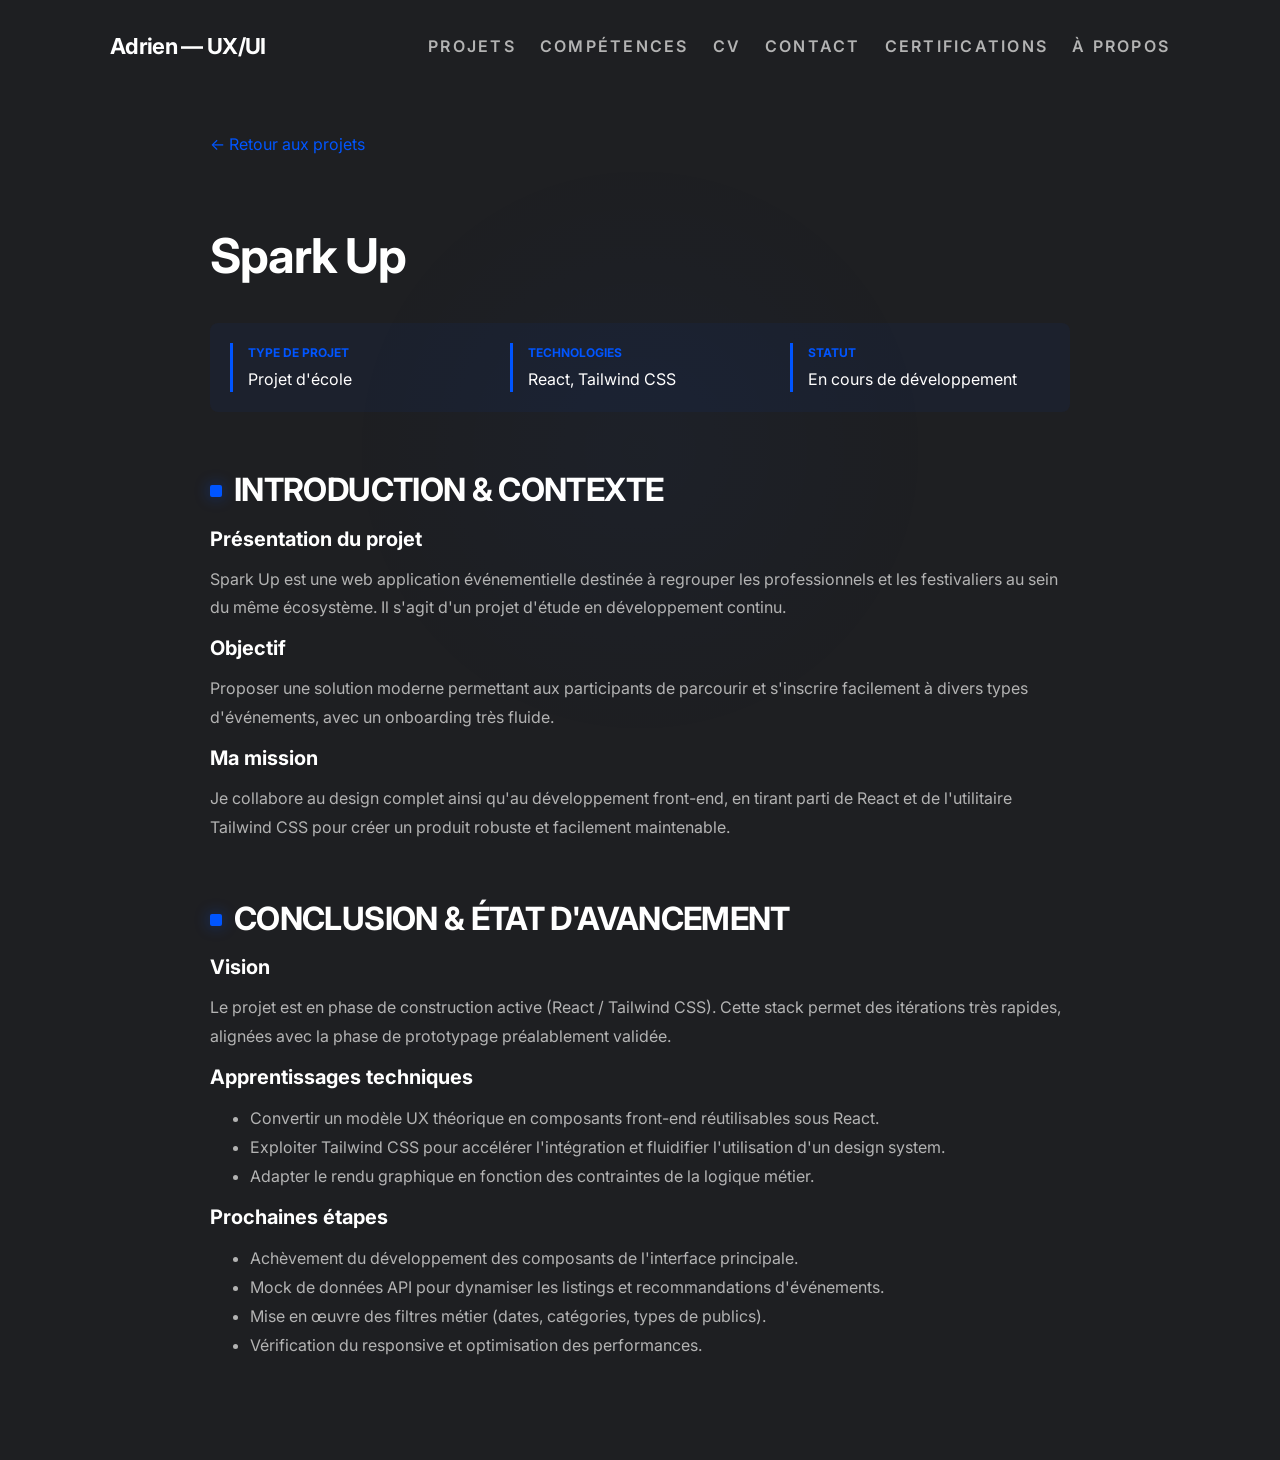
<file: spark-up.html>
<!doctype html>
<html lang="fr">
<head>
  <meta charset="utf-8">
  <meta name="viewport" content="width=device-width,initial-scale=1">
  <title>Spark Up - Adrien Macaire</title>
  <link rel="icon" type="image/x-icon" href="Portfolio-A.ico">
  <meta name="description" content="Case study du projet Spark Up - Plateforme d'événementiel">
  <link href="https://fonts.googleapis.com/css2?family=Inter:wght@300;400;500;600;700&family=Playfair+Display:wght@400;600;700;900&display=swap" rel="stylesheet">
  <link rel="stylesheet" href="styles.css">
  <style>
    .case-study {
      max-width: 900px;
      margin: 0 auto;
      padding: 40px 20px;
    }
    .case-study h1 {
      font-family: 'Inter', sans-serif;
      font-size: 48px;
      margin-bottom: 20px;
      color: #FFFFFF;
      font-weight: 700;
      letter-spacing: -1px;
    }
    .case-study .project-meta {
      display: grid;
      grid-template-columns: repeat(auto-fit, minmax(200px, 1fr));
      gap: 20px;
      margin: 40px 0;
      padding: 20px;
      background: rgba(0, 85, 255, 0.05);
      border-radius: 8px;
    }
    .case-study .meta-item {
      border-left: 3px solid #0055FF;
      padding-left: 15px;
    }
    .case-study .meta-item strong {
      display: block;
      color: #0055FF;
      font-size: 12px;
      text-transform: uppercase;
      margin-bottom: 5px;
    }
    .case-study section {
      margin: 60px 0;
    }
    .case-study section h2 {
      font-size: 32px;
      margin-bottom: 20px;
      position: relative;
      display: inline-block;
    }
    .case-study section h2::before {
      content: "";
      display: inline-block;
      width: 12px;
      height: 12px;
      background: #0055FF;
      border-radius: 2px;
      margin-right: 12px;
    }
    .case-study p {
      line-height: 1.8;
      margin: 15px 0;
      color: #b3b3b3;
    }
    .back-link {
      display: inline-flex;
      align-items: center;
      color: #0055FF;
      text-decoration: none;
      margin-bottom: 40px;
      transition: gap 0.3s ease;
      gap: 8px;
    }
    .back-link:hover {
      gap: 12px;
    }
  </style>
</head>
<body>
  <div class="cursor-glow" id="cursorGlow"></div>
  <a id="top"></a>
  
  <header id="site-header" class="site-header">
    <div class="container header-grid">
      <a class="brand" href="index.html#top">Adrien — UX/UI</a>
      <nav class="nav" id="main-nav">
        <a href="index.html#projects">Projets</a>
        <a href="index.html#skills">Compétences</a>
        <a href="index.html#cv">CV</a>
        <a href="index.html#contact">Contact</a>
        <a href="index.html#certifications">Certifications</a>
        <a href="index.html#about">À propos</a>
      </nav>
      <button id="menu-toggle" aria-label="Ouvrir le menu" aria-expanded="false">☰</button>
    </div>
  </header>

  <main>
    <div class="case-study">
      <a href="index.html#projects" class="back-link">← Retour aux projets</a>
      
      <h1>Spark Up</h1>
      
      <div class="project-meta">
        <div class="meta-item">
          <strong>Type de projet</strong>
          <span>Projet d'école</span>
        </div>
        <div class="meta-item">
          <strong>Technologies</strong>
          <span>React, Tailwind CSS</span>
        </div>
        <div class="meta-item">
          <strong>Statut</strong>
          <span>En cours de développement</span>
        </div>
      </div>
      
      <section>
        <h2>Introduction & Contexte</h2>
        <h3>Présentation du projet</h3>
        <p>Spark Up est une web application événementielle destinée à regrouper les professionnels et les festivaliers au sein du même écosystème. Il s'agit d'un projet d'étude en développement continu.</p>
        <h3>Objectif</h3>
        <p>Proposer une solution moderne permettant aux participants de parcourir et s'inscrire facilement à divers types d'événements, avec un onboarding très fluide.</p>
        <h3>Ma mission</h3>
        <p>Je collabore au design complet ainsi qu'au développement front-end, en tirant parti de React et de l'utilitaire Tailwind CSS pour créer un produit robuste et facilement maintenable.</p>
      </section>

      <section>
        <h2>Conclusion & État d'avancement</h2>
        <h3>Vision</h3>
        <p>Le projet est en phase de construction active (React / Tailwind CSS). Cette stack permet des itérations très rapides, alignées avec la phase de prototypage préalablement validée.</p>
        <h3>Apprentissages techniques</h3>
        <ul style="color: #b3b3b3; line-height: 1.8;">
          <li>Convertir un modèle UX théorique en composants front-end réutilisables sous React.</li>
          <li>Exploiter Tailwind CSS pour accélérer l'intégration et fluidifier l'utilisation d'un design system.</li>
          <li>Adapter le rendu graphique en fonction des contraintes de la logique métier.</li>
        </ul>
        <h3>Prochaines étapes</h3>
        <ul style="color: #b3b3b3; line-height: 1.8;">
          <li>Achèvement du développement des composants de l'interface principale.</li>
          <li>Mock de données API pour dynamiser les listings et recommandations d'événements.</li>
          <li>Mise en œuvre des filtres métier (dates, catégories, types de publics).</li>
          <li>Vérification du responsive et optimisation des performances.</li>
        </ul>
      </section>
    </div>
  </main>

  <script src="scripts.js"></script>
</body>
</html>
</file>
<file: styles.css>
:root{
  --bg:#1E1F22;
  --card:#27292D;
  --muted:#b3b3b3;
  --text:#f2f2f2;
  --radius:8px;
  --accent:#0055FF;
  --accent-text:#4D8BFF; /* Accessible Electric Blue for text */
  --accent-2:#1e40af;
  --muted-2:#a0a0a0;
  --surface:#27292D;
  --surface-border:#393C41;
  --shadow:0 10px 40px rgba(0, 0, 0, 0.3);
  --container:1100px;
  --header-height:72px;
}
*{box-sizing:border-box}
html,body{overflow-x:hidden}
.cursor-glow {
  position: fixed;
  top: 0; left: 0;
  width: 600px; height: 600px;
  background: radial-gradient(circle, rgba(0, 85, 255, 0.03) 0%, rgba(0, 85, 255, 0) 70%);
  border-radius: 50%;
  pointer-events: none;
  z-index: -1;
  transform: translate(-50%, -50%);
  transition: transform 0.05s linear;
}
body{
  margin:0;padding:0;font-family:Inter, system-ui, -apple-system, "Segoe UI", Roboto, "Helvetica Neue", Arial, sans-serif;
  padding-top:calc(var(--header-height) + 20px);
  background:#1E1F22;
  color:#FFFFFF;line-height:1.6;font-size:16px;-webkit-font-smoothing:antialiased;
  position:relative;
}
main section h2 {
  font-family: Inter, system-ui, sans-serif;
  font-weight: 700;
  text-transform: uppercase;
  letter-spacing: -0.02em;
  position: relative;
  display: inline-block;
  font-size: 32px;
}
main section h2::before {
  content: "";
  display: inline-block;
  width: 12px;
  height: 12px;
  background: #0055FF;
  border-radius: 50%;
  margin-right: 14px;
  vertical-align: middle;
  transform: translateY(-2px);
  box-shadow: 0 0 15px rgba(0, 85, 255, 0.4);
}

/* Remove Sweep Animation */

/* Remove Brutalist Section Borders */

.no-js html{scroll-behavior:auto}
/* Ensure anchored sections are not hidden behind the fixed header */
html{scroll-behavior:smooth;scroll-padding-top:calc(var(--header-height) + 12px)}
section{scroll-margin-top:calc(var(--header-height) + 12px)}
.container{max-width:var(--container);margin:0 auto;padding:72px 20px}
/* Headings */
h1,h2,h3{color:#FFFFFF;line-height:1.1}
h2{font-size:32px;margin:0 0 20px}
h3{font-size:20px;margin:0 0 12px}
/* Links */
a{color:var(--accent)}
.header-grid{display:flex;align-items:center;justify-content:space-between}
.brand{color:var(--text);text-decoration:none;font-weight:600;font-family:Inter, system-ui, -apple-system, "Segoe UI", Roboto, "Helvetica Neue", Arial, sans-serif}
.nav{display:flex;gap:24px}
#menu-toggle{display:none;background:none;border:1px solid transparent;color:var(--text);font-size:18px;padding:8px;border-radius:8px}
.nav a{position:relative;color:#b3b3b3;text-decoration:none;letter-spacing:0.14em;text-transform:uppercase;font-weight:600;padding:8px 0;transition:color 0.4s cubic-bezier(0.19, 1, 0.22, 1);background:transparent;overflow:hidden;outline:none;}
.nav a:focus{outline:none;}
.nav a::after {
  content: '';
  position: absolute;
  bottom: 0;
  left: 0;
  width: 100%;
  height: 2px;
  background: var(--accent-text);
  transform: scaleX(0);
  transform-origin: center;
  transition: transform 0.4s cubic-bezier(0.19, 1, 0.22, 1);
}
.nav a:hover{color:#FFFFFF;}
.nav a:hover::after,
.nav a.active::after {
  transform: scaleX(1);
}
.nav a.active {
  color: #FFFFFF;
}
.nav:hover a:not(:hover):not(.active) {
  color: var(--muted-2);
}
#menu-toggle{display:none;background:none;border:1px solid transparent;color:var(--text);font-size:18px;padding:8px;border-radius:8px}
.hero{padding:160px 0;text-align:left;position:relative;overflow:hidden;}
.hero::before{content:"";position:absolute;top:0;left:0;right:0;bottom:0;background-image:radial-gradient(rgba(0,0,0,0.06) 1px, transparent 1px);background-size:24px 24px;z-index:-2;opacity:0.6;}
.hero-glow{position:fixed;border-radius:50%;filter:blur(150px);opacity:0.05;z-index:-1;pointer-events:none;}
.circle-1{width:70vw;height:70vw;max-width:800px;max-height:800px;background:#0055FF;top:-20%;left:-10%;animation:float1 20s infinite alternate ease-in-out;}
.circle-2{width:60vw;height:60vw;max-width:600px;max-height:600px;background:#0055FF;bottom:-20%;right:-10%;animation:float2 25s infinite alternate ease-in-out;}
@keyframes float1{0%{transform:translate(0, 0) scale(1);}100%{transform:translate(10%, 10%) scale(1.1);}}
@keyframes float2{0%{transform:translate(0, 0) scale(1);}100%{transform:translate(-10%, -10%) scale(1.15);}}

.animate-up{opacity:0;transform:translateY(30px);animation:fadeUp 0.8s cubic-bezier(0.16, 1, 0.3, 1) forwards;}
@keyframes fadeUp{to{opacity:1;transform:translateY(0);}}

.hero-inner{padding-left:6vw;position:relative;z-index:2;}
.hero h1{font-family:Inter, system-ui, -apple-system, sans-serif;font-size:clamp(42px,7vw,80px);line-height:1.05;margin:0 0 24px;color:var(--text);font-weight:700;max-width:72ch;letter-spacing:-0.02em}
.hero-title {
  display: block;
  line-height: 1.1;
}
.word-reveal {
  display: inline-block;
  opacity: 0;
  transform: translateY(30px) scale(0.9);
  animation: revealWord 0.8s cubic-bezier(0.16, 1, 0.3, 1) forwards;
}
@keyframes revealWord {
  from { opacity: 0; transform: translateY(30px) scale(0.9); }
  to { opacity: 1; transform: translateY(0) scale(1); }
}
.text-gradient{background:linear-gradient(90deg, #FFFFFF 0%, #0055FF 100%);-webkit-background-clip:text;-webkit-text-fill-color:transparent;}
.lead{color:var(--text);margin-top:16px;max-width:720px;font-family:Inter, system-ui, -apple-system, "Segoe UI", Roboto, "Helvetica Neue", Arial, sans-serif;font-size:18px;line-height:1.6;font-weight:400;}
/* Buttons: modern flat primary and dark variant */
.btn{
  display:inline-flex;
  align-items:center;
  gap:10px;
  padding:12px 20px;
  border-radius:12px;
  text-decoration:none;
  font-weight:700;
  color:#fff;
  background:linear-gradient(180deg,var(--accent),color-mix(in srgb, var(--accent) 80%, var(--accent-2) 20%));
  box-shadow:0 6px 18px rgba(37,99,235,0.10);
  transition:transform 180ms cubic-bezier(.2,.8,.2,1),box-shadow 180ms ease,opacity 120ms ease;
  cursor:pointer;
  border:none;
}
.btn small{font-weight:600;opacity:0.95}

.btn-black{
  display:inline-flex;
  align-items:center;
  gap:10px;
  padding:14px 28px;
  border-radius:0px;
  text-decoration:none;
  font-weight:900;
  color:#FFFFFF;
  background:#111111;
  border:3px solid transparent;
  box-shadow:6px 6px 0px #0055FF;
  transition:all 0.3s cubic-bezier(0.4, 0, 0.2, 1);
  cursor:pointer;
  text-transform:uppercase;
  letter-spacing:0.05em;
}
.btn-arrow{transition:transform 0.3s cubic-bezier(0.4, 0, 0.2, 1);}

/* Header: sticky + scrolled state */
.site-header{position:fixed;top:0;left:0;right:0;z-index:100;background:transparent;color:#FFFFFF;transition:all 300ms ease;padding:20px 0;border-bottom:1px solid transparent;}
.site-header .container{display:flex;align-items:center;justify-content:space-between;padding:6px 20px}
.site-header.scrolled{background:rgba(30, 31, 34, 0.7);backdrop-filter:blur(24px);-webkit-backdrop-filter:blur(24px);border-bottom:1px solid #393C41;padding:12px 0;}
.site-header.scrolled .brand{color:#FFFFFF}
.site-header:not(.scrolled){background:transparent;}
.brand{color:#FFFFFF;text-decoration:none;font-weight:700;font-family:Inter, system-ui, -apple-system, "Segoe UI", Roboto, "Helvetica Neue", Arial, sans-serif;font-size:22px;letter-spacing:-0.03em;}


#menu-toggle{display:none;background:none;border:1px solid transparent;color:#FFFFFF;font-size:18px;padding:8px;border-radius:0px}
/* Scroll Reveal Classes */
.reveal-title {
  opacity: 0;
  transform: translateX(-50px);
  transition: all 0.8s cubic-bezier(0.16, 1, 0.3, 1);
}
.reveal-title.visible {
  opacity: 1;
  transform: translateX(0);
}

.reveal-card {
  opacity: 0;
  transform: scale(0.95);
  transition: all 0.6s cubic-bezier(0.16, 1, 0.3, 1);
}
.reveal-card.visible {
  opacity: 1;
  transform: scale(1);
}

.project-card{background:#1a1a1a;border:1px solid #333333;border-radius:16px;margin-bottom:20px;transition:all 0.3s cubic-bezier(0.4, 0, 0.2, 1);position:relative;overflow:hidden;cursor:pointer;min-height:400px;display:flex;align-items:center;justify-content:center;text-decoration:none;color:inherit;}
.project-card:nth-child(2){background:white;}
.project-image{width:100%;height:100%;object-fit:cover;position:absolute;top:0;left:0;z-index:1;}
.project-card:nth-child(2) .project-image{width:85%;height:85%;object-fit:contain;position:absolute;top:50%;left:50%;transform:translate(-50%, -50%);}
.project-overlay{position:absolute;top:0;left:0;width:100%;height:100%;background:rgba(0,0,0,0);transition:background 0.3s ease;z-index:2;}
.project-card:hover .project-overlay{background:rgba(0,0,0,0.2);}
.project-card::after{content:'';position:absolute;bottom:20px;right:20px;width:6px;height:6px;background:#0055FF;border-radius:50%;opacity:0;transition:opacity 0.3s ease;box-shadow:0 0 10px #0055FF;z-index:4;}
.project-card:hover::after{opacity:1;}
.project-card:hover{border-color:#0055FF;transform:translateY(-6px);box-shadow:0 10px 40px rgba(0, 85, 255, 0.15);}
.project-card:hover::after{opacity:1;}
.project-header h3{margin:0 0 6px;color:#FFFFFF;}
.project-sub{color:#b3b3b3;font-size:14px;margin:0;line-height:1.5;}
.project-body{margin-top:12px}
.project-body dl{display:grid;grid-template-columns:120px 1fr;gap:6px 18px}
.visuals{display:flex;gap:12px;flex-wrap:wrap;margin-top:12px}
.visuals img{width:48%;border-radius:0;border:1px solid rgba(0,0,0,0.06)}
.back-to-top {
  position: fixed;
  right: 28px;
  bottom: 32px;
  width: 52px;
  height: 52px;
  display: inline-flex;
  align-items: center;
  justify-content: center;
  background: rgba(30, 31, 34, 0.7);
  backdrop-filter: blur(12px);
  -webkit-backdrop-filter: blur(12px);
  color: #FFFFFF;
  border-radius: 12px;
  border: 1px solid #393C41;
  box-shadow: 0 4px 14px rgba(0, 0, 0, 0.25);
  cursor: pointer;
  opacity: 0;
  visibility: hidden;
  transform: translateY(8px);
  transition: all 0.3s cubic-bezier(0.4, 0, 0.2, 1);
  z-index: 9999;
}

.back-to-top svg {
  display: block;
  width: 22px;
  height: 22px;
  stroke: currentColor;
  transition: transform 0.3s cubic-bezier(0.16, 1, 0.3, 1);
}

.back-to-top.show {
  opacity: 1 !important;
  visibility: visible !important;
  transform: translateY(0);
}

.back-to-top:hover,
.back-to-top:focus {
  background: #111111 !important;
  border-color: #0055FF !important;
  box-shadow: 0 0 15px rgba(0, 85, 255, 0.3), 4px 4px 0px #0055FF !important;
  transform: translateY(-4px);
  outline: none;
}

.back-to-top:hover svg {
  transform: translateY(-3px);
  color: #0055FF;
}

/* Click animation: brief scale */
.back-to-top.clicked{
  transform: translateY(-4px) scale(0.92) !important;
  transition: transform 220ms cubic-bezier(.2,.8,.2,1);
}
.figma a{color:var(--text)}
.projects h2,.about h2,.skills h2,.contact h2,.certifications h2,.cv-section h2{
  position:relative;
  background:linear-gradient(90deg, #0055FF 0%, #7000FF 100%);
  -webkit-background-clip:text;
  -webkit-text-fill-color:transparent;
  font-weight:900;
  text-transform:uppercase;
  letter-spacing:-0.03em;
  margin-top:0;
}
.projects h2:after,.about h2:after,.skills h2:after,.contact h2:after,.certifications h2:after{
  display:none;
}


/* Ensure button paragraph has breathing room */
.certifications p + p{margin-top:14px}
.about p{color:#f2f2f2;max-width:70ch;line-height:1.6;font-size:16px;}
.skill-grid{display:grid;grid-template-columns:repeat(auto-fit,minmax(180px,1fr));gap:12px;margin-top:12px}
.card{background:#27292D;padding:14px;border-radius:16px;border:1px solid #393C41;box-shadow:none;}
.projects-grid{display:grid;grid-template-columns:repeat(auto-fit,minmax(320px,1fr));gap:36px;margin-top:28px}
.project-tile{background:#27292D;min-height:320px;border-radius:16px;padding:26px;border:1px solid #393C41;display:flex;flex-direction:column;justify-content:center;transition:all 0.3s cubic-bezier(0.4, 0, 0.2, 1);position:relative;}
.project-tile::after{content:'';position:absolute;top:10px;right:10px;width:6px;height:6px;background:#0055FF;border-radius:50%;opacity:0;transition:opacity 0.3s ease;box-shadow:0 0 10px #0055FF;}
.project-tile:hover{border-color:#0055FF;transform:translateY(-5px);box-shadow:0 0 25px rgba(0, 85, 255, 0.2);}
.project-tile:hover::after{opacity:1;}

/* Skill cards with tech icons */
.skill-grid{display:grid;grid-template-columns:repeat(auto-fit,minmax(240px,1fr));gap:18px;margin-top:12px}
.skill-card{display:flex;align-items:center;gap:20px;padding:20px 16px;border:1px solid #393C41;background:#27292D;color:#FFFFFF;border-radius:16px;transition:all 0.3s cubic-bezier(0.4, 0, 0.2, 1);position:relative;height:100%}
.skill-card::after{content:'';position:absolute;top:10px;right:10px;width:6px;height:6px;background:#0055FF;border-radius:50%;opacity:0;transition:opacity 0.3s ease;box-shadow:0 0 10px #0055FF;}
.skill-card:hover{border-color:#0055FF;transform:translateY(-5px);box-shadow:0 0 25px rgba(0, 85, 255, 0.2);}
.skill-card:hover::after{opacity:1;}
.tech-icon{width:64px;height:64px;border:none;display:flex;align-items:center;justify-content:center;font-weight:700;background:transparent;color:#FFFFFF;overflow:hidden;border-radius:12px;padding:8px;}
.tech-icon svg{width:70%;height:70%;display:block;stroke:#FFFFFF;}
.tech-icon.ux-icon svg{width:100%;height:100%;stroke:currentColor;stroke-width:1.8px;}
.tech-icon img{width:70%;height:70%;display:block;object-fit:contain}
.skill-content strong{display:block;font-size:16px;color:#FFFFFF;letter-spacing:-0.01em;}
.skill-content p{margin:4px 0 0;color:#b3b3b3;font-size:14px;font-weight:400;line-height:1.5;}
.skills-poles{display:grid;grid-template-columns:repeat(auto-fit,minmax(320px,1fr));gap:24px;margin-top:18px}
.pole h3{font-family:Inter, system-ui, -apple-system, "Segoe UI", Roboto, "Helvetica Neue", Arial, sans-serif;font-size:18px;margin:0 0 16px;letter-spacing:0.12em;text-transform:uppercase;color:#FFFFFF;font-weight:600}
.pole-grid{display:grid;grid-template-columns:repeat(auto-fit,minmax(200px,1fr));gap:12px;align-items:stretch}

/* UX Icons Animations */
.icon-hover-card:hover .ux-icon svg,
.icon-hover-card:hover .ux-icon img {
  transform: scale(1.1);
  transition: transform 0.3s cubic-bezier(0.16, 1, 0.3, 1);
}
.ux-icon svg,
.ux-icon img {
  transition: transform 0.3s cubic-bezier(0.16, 1, 0.3, 1);
}

/* Button interactions */
.btn-black{
  display:inline-flex;
  align-items:center;
  gap:12px;
  padding:14px 32px;
  border-radius:99px;
  text-decoration:none;
  font-weight:600;
  color:#FFFFFF;
  background:#000000;
  border:1px solid #333333;
  transition:all 0.3s cubic-bezier(0.4, 0, 0.2, 1);
  cursor:pointer;
  letter-spacing:0.02em;
}
.btn-arrow{transition:transform 0.3s cubic-bezier(0.4, 0, 0.2, 1);stroke:#FFFFFF;}
.btn-black:hover{
  background:#FFFFFF;
  color:#000000;
  transform:translateY(-2px);
  border-color:#FFFFFF;
  box-shadow:0 8px 30px rgba(0, 85, 255, 0.15);
}
.btn-black:hover .btn-arrow{transform:translateX(5px);stroke:#000000;}
.btn-black:active{transform:translateY(0) scale(.98);}

/* Gentle rounding across small UI pieces */
.cv-section .cv-image{border-radius:var(--radius)}
.site-footer{border-top-left-radius:var(--radius);border-top-right-radius:var(--radius);}
.project-tile .title{font-weight:600;margin-bottom:8px;color:var(--text)}
.project-tile .meta{color:#b3b3b3;font-size:14px;margin-bottom:8px;display:block;}
.site-footer{padding:24px 0;text-align:center;color:#b3b3b3;border-top:1px solid #333333;font-size:14px;line-height:1.5;}
@media(max-width:900px){
  .container{padding:28px 24px}
  .header-grid{gap:12px}
  /* Mobile nav: hidden by default, opens as full-width column */
  .nav{display:none;position:fixed;top:var(--header-height);left:0;right:0;background:var(--bg);flex-direction:column;padding:16px 24px;gap:12px;z-index:150;border-bottom:1px solid #EEEEEE;align-items:flex-start}
  .nav a{padding:10px 0}
  #menu-toggle{display:inline-block}
  .visuals img{width:100%}
  /* Make hero centered on small screens */
  .hero-inner{padding-left:0;text-align:center}
  .hero h1{max-width:none}
}
@media(min-width:901px){
  .visuals img{width:48%}
}
/* CV section tweaks */


/* Full-bleed CV view: no container, no border */
.cv-section.cv-full{padding:0;margin:0;background:transparent}
/* CV image: avoid 100vw to prevent horizontal overflow inside containers */
.cv-section .cv-image{width:100%;max-width:100%;height:auto;display:block;border:0;box-shadow:none;background:transparent;object-fit:contain;margin:0}

/* Ensure paragraphs wrap and avoid horizontal scrolling */
.about p{overflow-wrap:break-word;word-break:break-word}

/* Lists in About & CV */
#about ul, #cv ul {
  list-style: none;
  padding-left: 0;
}
#about li, #cv li {
  position: relative;
  padding-left: 28px;
  margin-bottom: 12px;
}
#about li::before, #cv li::before {
  content: "";
  position: absolute;
  left: 0;
  top: 6px;
  width: 10px;
  height: 10px;
  background: #0055FF;
  border-radius: 2px;
  transition: transform 0.4s cubic-bezier(0.16, 1, 0.3, 1);
}
#about li:hover::before, #cv li:hover::before {
  transform: rotate(90deg) scale(1.2);
}

/* External links inside paragraphs */
.about p a, .cv-section p a, .contact a {
  position: relative;
  display: inline-block;
  color: #0055FF;
  text-decoration: none;
  transition: all 0.3s cubic-bezier(0.16, 1, 0.3, 1);
}
.about p a:hover, .cv-section p a:hover, .contact a:hover {
  transform: scale(1.05);
  text-shadow: 0 4px 10px rgba(0, 85, 255, 0.3);
}

/* Limit CV width etc... unchanged */
@media(min-width:1100px){
  .cv-section .cv-image{max-width:680px}
  /* Keep CV stacked: title -> image -> button on desktop */
  .cv-section{display:flex;flex-direction:column;align-items:flex-start;gap:18px}
  .cv-section h2{align-self:flex-start}
  .cv-section .btn-black{margin-top:6px}
  .cv-section .cv-image{margin:0;align-self:flex-start}
}

/* Contact Block */
.contact-block {
  background: #161616;
  border: 1px solid #252525;
  border-radius: 24px;
  padding: 56px;
  text-align: center;
  box-shadow: none;
  color: #FFFFFF;
}
.contact-block h2 {
  color: #FFFFFF !important;
  background: none !important;
  -webkit-text-fill-color: #FFFFFF !important;
}
.contact-block h2:after {
  background: #FFFFFF !important;
}
.contact-lead {
  font-size: 18px;
  max-width: 600px;
  margin: 0 auto 32px;
  color: rgba(255,255,255,0.85);
}
.contact-actions {
  margin-bottom: 40px;
}
.btn-inversion {
  display: inline-flex;
  align-items: center;
  gap: 12px;
  padding: 16px 36px;
  border-radius: 99px;
  font-weight: 600;
  text-decoration: none;
  font-size: 16px;
  color: #FFFFFF;
  background: #000000;
  border: 1px solid #333333;
  transition: all 0.4s cubic-bezier(0.16, 1, 0.3, 1);
  overflow: hidden;
  position: relative;
  z-index: 1;
}
.btn-inversion::before {
  content: "";
  position: absolute;
  top: 50%; left: 50%;
  width: 150%; height: 0;
  padding-bottom: 150%;
  background: radial-gradient(circle, #0055FF 0%, #002266 100%);
  border-radius: 50%;
  z-index: -1;
  transform: translate(-50%, -50%) scale(0);
  transition: transform 0.5s cubic-bezier(0.16, 1, 0.3, 1);
}
.btn-inversion:hover {
  color: #FFFFFF;
  border-color: #0055FF;
  transform: translateY(-4px);
  box-shadow: 0 10px 40px rgba(0, 85, 255, 0.25);
}
.btn-inversion:hover::before {
  transform: translate(-50%, -50%) scale(1);
}
.btn-inversion:hover .btn-arrow {
  transform: translateX(4px);
  stroke: #FFFFFF;
}

.ripple {
  position: absolute;
  background: rgba(0, 85, 255, 0.4);
  border-radius: 50%;
  transform: scale(0);
  animation: ripple 0.6s linear;
  pointer-events: none;
}
@keyframes ripple {
  to {
    transform: scale(2.5);
    opacity: 0;
  }
}

.contact-socials {
  display: flex;
  justify-content: center;
  gap: 24px;
  list-style: none;
  padding: 0;
  margin: 0;
}
.contact-socials li a {
  display: flex;
  align-items: center;
  gap: 12px;
  color: #FFFFFF;
  text-decoration: none;
  font-weight: 500;
  transition: all 0.3s ease;
  background: #1a1a1a;
  padding: 12px 24px;
  border: 1px solid #333333;
  border-radius: 16px;
}
.contact-socials li a:hover {
  background: #252525;
  border-color: #0055FF;
  color: #FFFFFF;
  transform: translateY(-4px);
  box-shadow: 0 10px 30px rgba(0, 85, 255, 0.15);
}
.contact-socials .icon svg { stroke: currentColor; }

/* Contact links: neutral color, no default blue */
.header-rule{display:none}
/* Accessibility focus */
a:focus,button:focus{outline:3px solid rgba(0,0,0,0.12);outline-offset:3px}

/* debug block removed */

/* Scroll progress bar (appears under header while animating) */
#scroll-progress{
  position:fixed;
  left:0;
  top:calc(var(--header-height));
  height:4px;
  width:0%;
  background:linear-gradient(90deg,var(--accent),var(--accent-2));
  z-index:1600;
  transition:width 80ms linear, opacity 220ms ease;
  opacity:0;
  pointer-events:none;
}
#scroll-progress.show{opacity:1}

/* New Project Section Styles */
.projects-section {
  position: relative;
  padding: 72px 0;
  transition: background 0.8s cubic-bezier(0.25, 0.8, 0.25, 1);
  overflow: hidden;
}

.projects-grid {
  display: grid;
  grid-template-columns: repeat(auto-fit, minmax(340px, 1fr));
  gap: 36px;
  position: relative;
  z-index: 2;
}

.project-card {
  background: rgba(26, 26, 26, 0.8);
  backdrop-filter: blur(10px);
  -webkit-backdrop-filter: blur(10px);
  border: 1px solid #333;
  border-radius: 16px;
  padding: 28px;
  transition: all 0.4s cubic-bezier(0.16, 1, 0.3, 1);
  cursor: pointer;
  transform: scale(1);
}

.project-card:hover {
  transform: scale(1.05);
  border-color: rgba(255, 255, 255, 0.5);
  box-shadow: 0 20px 50px rgba(0, 0, 0, 0.3);
}

.project-content h3 {
  font-size: 24px;
  font-weight: 700;
  margin-bottom: 12px;
  color: #fff;
}

.project-content p {
  color: var(--muted);
  margin-bottom: 20px;
}

.project-tags {
  display: flex;
  gap: 8px;
  flex-wrap: wrap;
}

.project-tags span {
  background: rgba(255, 255, 255, 0.1);
  color: #fff;
  padding: 6px 12px;
  border-radius: 8px;
  font-size: 12px;
  font-weight: 500;
  opacity: 0;
  transform: translateY(10px);
  transition: all 0.3s ease;
  transition-delay: calc(var(--tag-index, 0) * 50ms);
}

.project-card:hover .project-tags span {
  opacity: 1;
  transform: translateY(0);
}


@media(max-width:520px){
  /* CSS adjustments for mobile */
}
</file>
